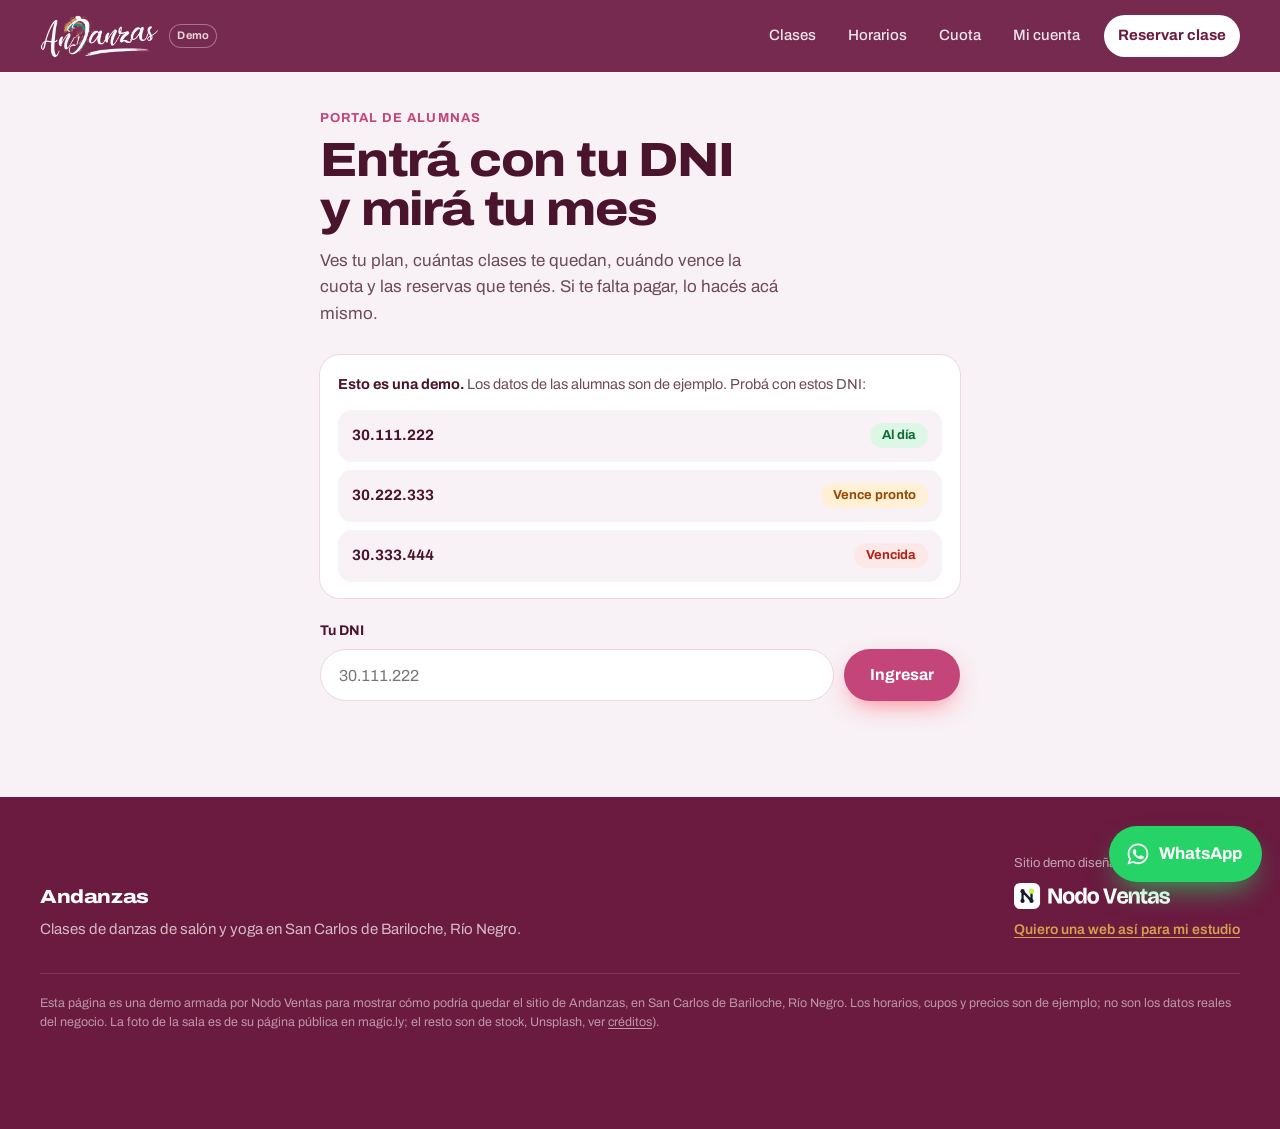
<file: mi-cuenta/index.html>
<!DOCTYPE html>
<html lang="es-AR">
<head>
  <meta charset="utf-8">
  <meta name="viewport" content="width=device-width, initial-scale=1, viewport-fit=cover">
  <title>Portal de alumnas · Andanzas</title>
  <meta name="description" content="Entrá con tu DNI y mirá tu plan, cuántas clases te quedan, cuándo vence la cuota y tus reservas. Sitio demo creado por Nodo Ventas.">
  <meta name="robots" content="noindex, nofollow">
  <meta name="theme-color" content="#6B1A40">
  <link rel="icon" href="../img/brand/favicon.png" type="image/png">
  <link rel="preconnect" href="https://fonts.googleapis.com">
  <link rel="preconnect" href="https://fonts.gstatic.com" crossorigin>
  <link href="https://fonts.googleapis.com/css2?family=Archivo:wdth,wght@62..125,400..900&display=swap" rel="stylesheet">
  <link rel="stylesheet" href="../styles.css">
  <link rel="stylesheet" href="portal.css">
</head>
<body class="subpage">
  <a class="skip" href="#contenido">Saltar al contenido</a>

  <header class="site-header solid" id="top">
    <div class="wrap header-inner">
      <a class="brand" href="../" aria-label="Andanzas, inicio">
        <img class="brand-logo" src="../img/brand/logo.png" alt="Andanzas">
      </a>
      <a class="demo-tag" href="../oferta/" title="Sitio demo hecho por Nodo Ventas">Demo</a>
      <button class="menu-btn" type="button" aria-expanded="false" aria-controls="nav" aria-label="Abrir menú"><span></span><span></span></button>
      <nav class="nav" id="nav">
        <a href="../#clases">Clases</a>
        <a href="../#horarios">Horarios</a>
        <a href="../#cuota">Cuota</a>
        <a href="./" aria-current="page">Mi cuenta</a>
        <a class="nav-cta" href="../#horarios">Reservar clase</a>
      </nav>
    </div>
  </header>

  <main id="contenido" class="portal">
    <div class="wrap portal-wrap">
      <p class="portal-kicker">Portal de alumnas</p>
      <h1>Entrá con tu DNI y mirá tu mes</h1>
      <p class="portal-lead">Ves tu plan, cuántas clases te quedan, cuándo vence la cuota y las reservas que tenés. Si te falta pagar, lo hacés acá mismo.</p>

      <aside class="demo-banner" aria-label="Datos de la demo">
        <p><strong>Esto es una demo.</strong> Los datos de las alumnas son de ejemplo. Probá con estos DNI:</p>
        <div class="dni-hints">
          <button type="button" class="hint" data-dni="30111222">30.111.222 <span class="badge badge-ok">Al día</span></button>
          <button type="button" class="hint" data-dni="30222333">30.222.333 <span class="badge badge-pend">Vence pronto</span></button>
          <button type="button" class="hint" data-dni="30333444">30.333.444 <span class="badge badge-late">Vencida</span></button>
        </div>
      </aside>

      <form id="login-form" class="dni-form">
        <label for="dni">Tu DNI</label>
        <div class="dni-row">
          <input id="dni" name="dni" inputmode="numeric" autocomplete="off" required placeholder="30.111.222" aria-describedby="dni-error">
          <button class="btn btn-coral" type="submit">Ingresar</button>
        </div>
        <p class="form-error" id="dni-error" hidden>No encontramos ese DNI. En la demo usá uno de los tres de arriba.</p>
      </form>

      <section id="account-panel" class="account portal-account" hidden aria-live="polite"></section>
    </div>
  </main>

  <footer class="site-footer">
    <div class="wrap footer-grid">
      <div class="footer-brand">
        <span class="brand-name">Andanzas</span>
        <p>Clases de danzas de salón y yoga en San Carlos de Bariloche, Río Negro.</p>
      </div>
      <div class="made-by">
        <span>Sitio demo diseñado por</span>
        <a href="../oferta/" aria-label="Nodo Ventas, ver la oferta"><img src="../img/nodo/nodo-ventas-logo-blanco.svg" alt="Nodo Ventas" width="150" height="25"></a>
        <a class="made-link" href="../oferta/">Quiero una web así para mi estudio</a>
      </div>
    </div>
    <p class="wrap legal">Esta página es una demo armada por Nodo Ventas para mostrar cómo podría quedar el sitio de Andanzas, en San Carlos de Bariloche, Río Negro. Los horarios, cupos y precios son de ejemplo; no son los datos reales del negocio. La foto de la sala es de su página pública en magic.ly; el resto son de stock, Unsplash, ver <a href="../CREDITS.md">créditos</a>).</p>
  </footer>

  <a class="wa-float" href="https://wa.me/5491100000000?text=Hola%21%20Quiero%20reservar%20una%20clase%20de%20prueba" target="_blank" rel="noopener" aria-label="Escribir por WhatsApp">
    <svg viewBox="0 0 32 32" aria-hidden="true"><path fill="currentColor" d="M16 3C9 3 3.3 8.6 3.3 15.6c0 2.4.7 4.7 1.9 6.7L3 29l6.9-2.1c1.9 1 4 1.6 6.1 1.6 7 0 12.7-5.6 12.7-12.6S23 3 16 3zm0 23.2c-1.9 0-3.8-.5-5.4-1.5l-.4-.2-4.1 1.2 1.2-4-.3-.4a10.4 10.4 0 0 1-1.6-5.6C5.4 9.9 10.1 5.3 16 5.3s10.6 4.6 10.6 10.3S21.9 26.2 16 26.2zm5.8-7.7c-.3-.2-1.9-.9-2.2-1-.3-.1-.5-.2-.7.2-.2.3-.8 1-1 1.2-.2.2-.4.2-.7.1-.3-.2-1.3-.5-2.5-1.6-.9-.8-1.6-1.8-1.7-2.1-.2-.3 0-.5.1-.6l.5-.6c.2-.2.2-.3.3-.6.1-.2 0-.4 0-.6l-1-2.4c-.3-.6-.5-.5-.7-.5h-.6c-.2 0-.6.1-.9.4-.3.3-1.2 1.1-1.2 2.7s1.2 3.2 1.4 3.4c.2.2 2.4 3.6 5.8 5 2.9 1.1 3.4.9 4 .8.6-.1 1.9-.8 2.2-1.5.3-.8.3-1.4.2-1.5-.1-.2-.3-.3-.6-.4z"/></svg>
    <span>WhatsApp</span>
  </a>

  <div class="modal" id="modal-pago" hidden>
    <div class="sheet" role="dialog" aria-modal="true" aria-labelledby="pago-titulo">
      <button class="sheet-x" type="button" data-close aria-label="Cerrar">×</button>
      <div id="pago-form">
        <h2 id="pago-titulo">Cuota de noviembre</h2>
        <p class="pay-amount">$18.000</p>
        <p class="class-resume" id="pago-resumen">Plan 8 clases · Andanzas</p>
        <fieldset class="pay-methods">
          <legend>Medio de pago</legend>
          <label><input type="radio" name="pm" checked> Dinero en cuenta de Mercado Pago</label>
          <label><input type="radio" name="pm"> Tarjeta de débito o crédito</label>
        </fieldset>
        <button class="btn btn-mp btn-block" type="button" id="btn-pagar">Pagar $18.000</button>
        <p class="fine-print">Simulación de demo: no se abre un checkout real ni se cobra nada.</p>
      </div>
      <div id="pago-ok" hidden>
        <div class="ok-head">
          <span class="ok-check" aria-hidden="true"><svg viewBox="0 0 24 24"><path d="M5 12.5l4.2 4.2L19 7" fill="none" stroke="currentColor" stroke-width="2.6" stroke-linecap="round" stroke-linejoin="round"/></svg></span>
          <div><h2>Pago aprobado</h2><p class="class-resume">La cuota quedó acreditada en tu cuenta.</p></div>
        </div>
        <button class="btn btn-ink btn-block" type="button" data-close>Volver</button>
      </div>
    </div>
  </div>

  <script src="portal.js"></script>
</body>
</html>
</file>
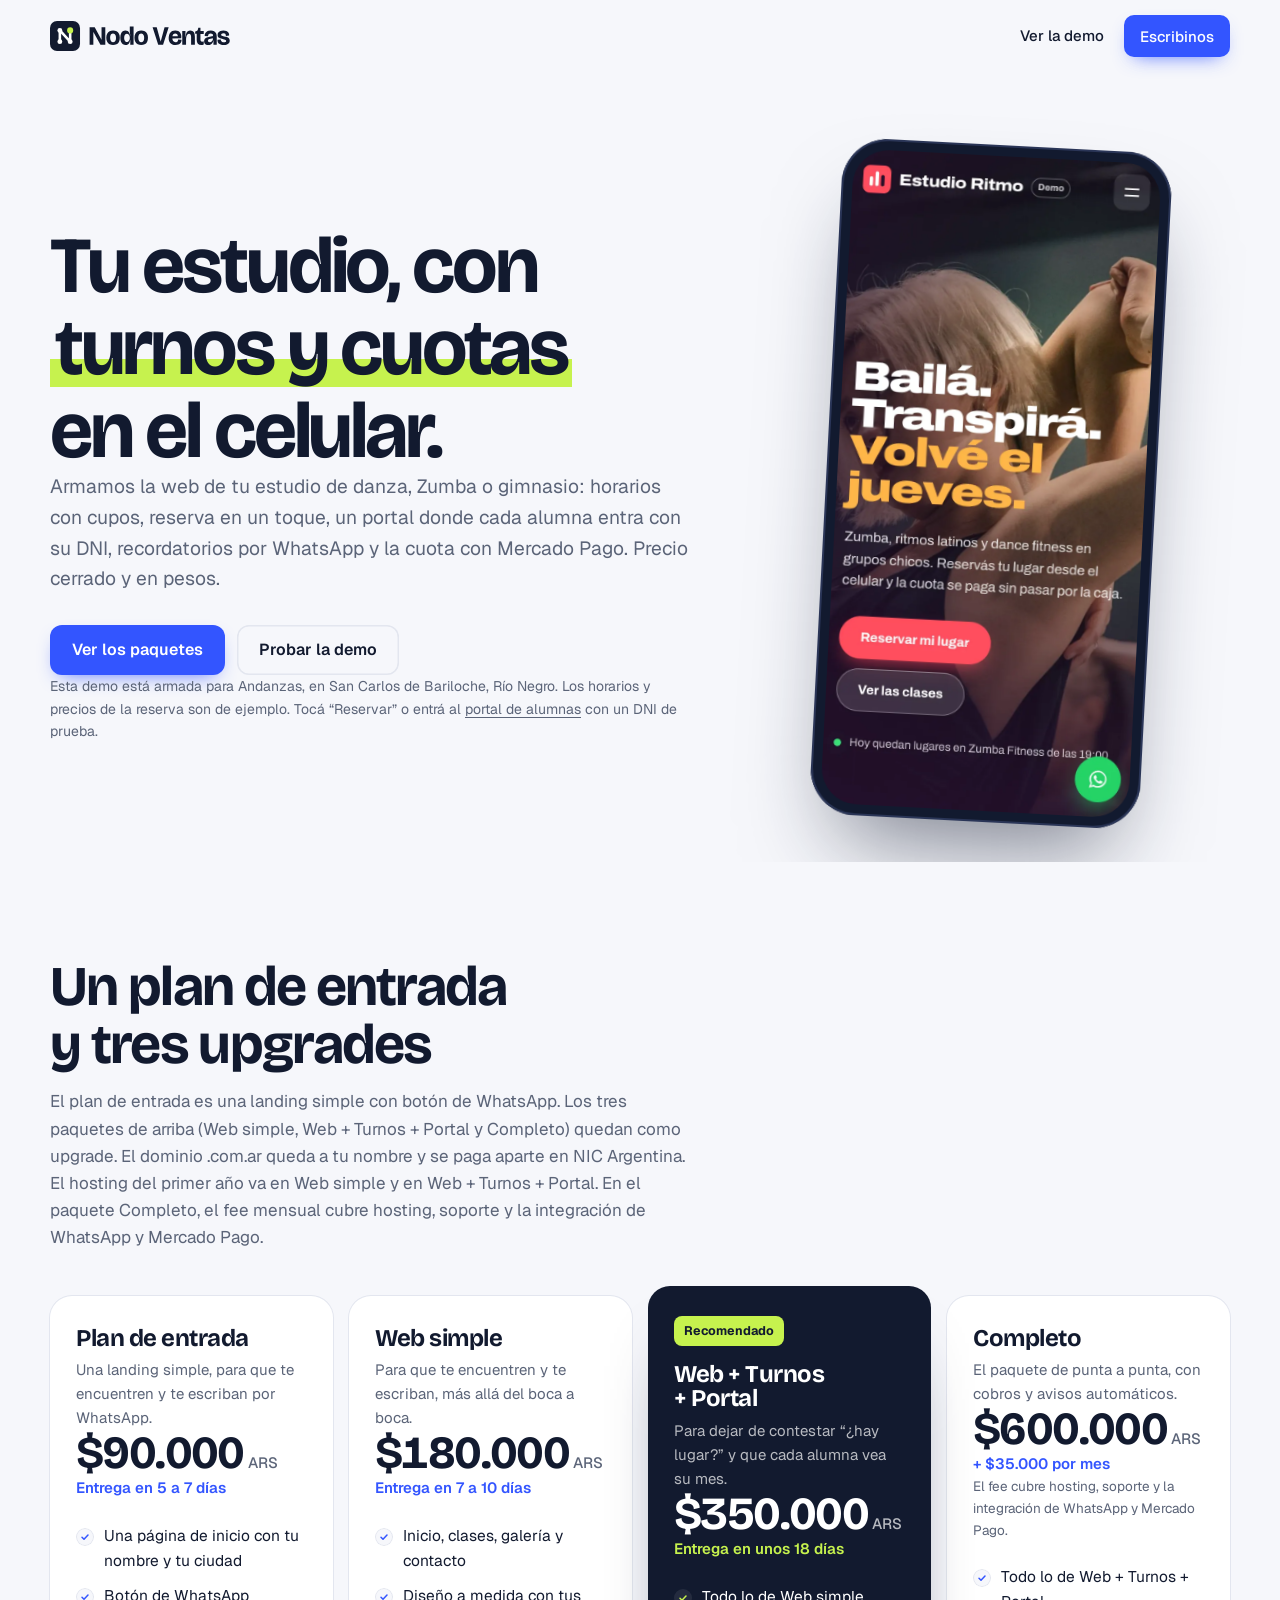
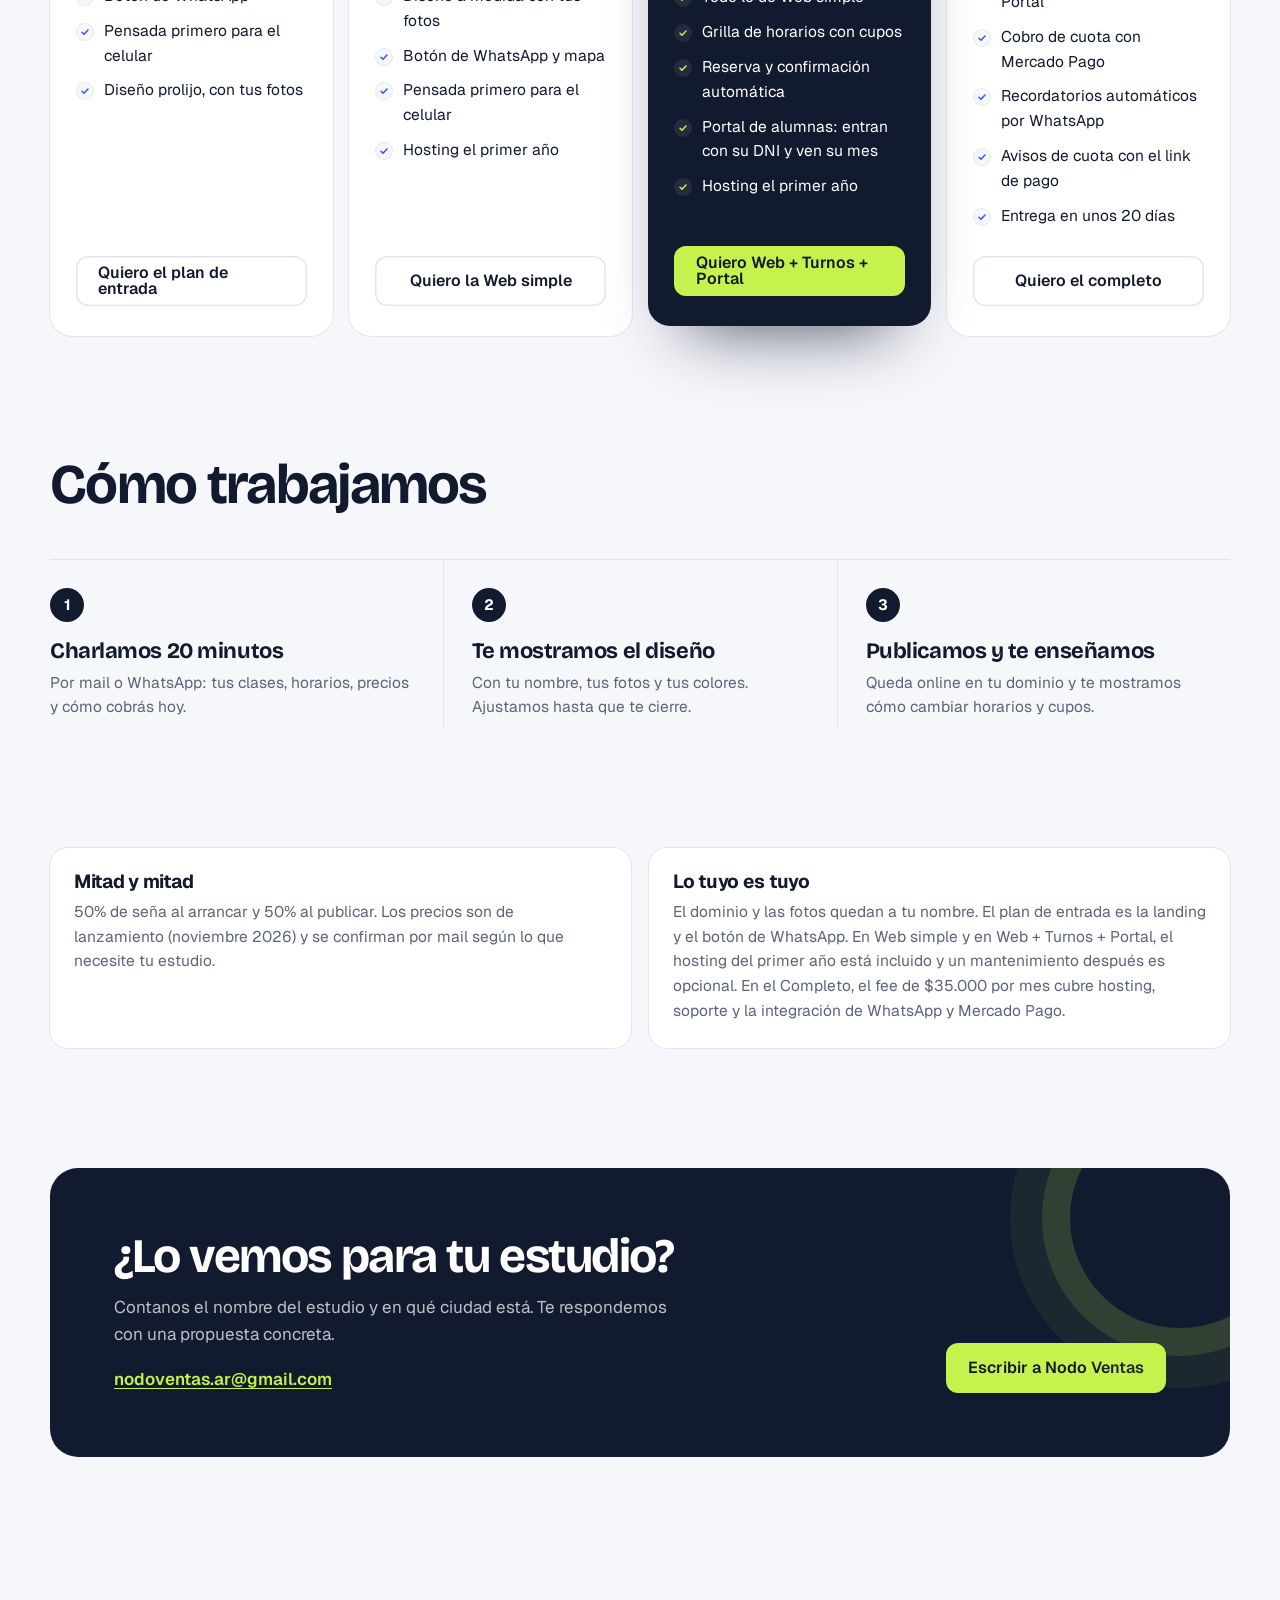
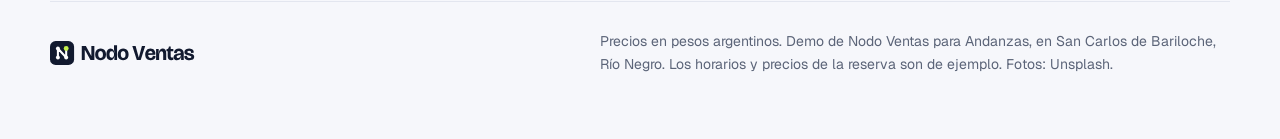
<file: oferta/index.html>
<!DOCTYPE html>
<html lang="es-AR">
<head>
  <meta charset="utf-8">
  <meta name="viewport" content="width=device-width, initial-scale=1">
  <title>Webs con turnos y cobros para estudios · Nodo Ventas</title>
  <meta name="description" content="Nodo Ventas arma webs para estudios de danza, Zumba, yoga, pilates, academias y centros de belleza: landing de entrada, horarios, reserva, portal de alumnas, recordatorios por WhatsApp y cuota con Mercado Pago.">
  <meta name="robots" content="noindex, nofollow">
  <meta name="theme-color" content="#F6F7FB">
  <link rel="icon" href="../img/nodo/favicon.svg" type="image/svg+xml">
  <link rel="preconnect" href="https://fonts.googleapis.com">
  <link rel="preconnect" href="https://fonts.gstatic.com" crossorigin>
  <link href="https://fonts.googleapis.com/css2?family=Bricolage+Grotesque:opsz,wght@12..96,600..800&family=Geist:wght@400..700&display=swap" rel="stylesheet">
  <link rel="stylesheet" href="../nodo.css">
</head>
<body class="nv">
  <header class="nv-header">
    <div class="nv-wrap">
      <a class="nv-logo" href="./"><img src="../img/nodo/nodo-ventas-logo.svg" alt="Nodo Ventas" width="182" height="30"></a>
      <nav class="nv-nav">
        <a class="nv-hide-sm" href="../">Ver la demo</a>
        <a class="nv-btn nv-btn-primary" href="mailto:nodoventas.ar@gmail.com?subject=Quiero%20una%20web%20para%20mi%20estudio">Escribinos</a>
      </nav>
    </div>
  </header>

  <main>
    <section class="nv-hero">
      <div class="nv-wrap">
        <div>
          <h1>Tu estudio, con <span class="nv-mark">turnos y cuotas</span> en el celular.</h1>
          <p class="nv-lead">Armamos la web de tu estudio de danza, Zumba o gimnasio: horarios con cupos, reserva en un toque, un portal donde cada alumna entra con su DNI, recordatorios por WhatsApp y la cuota con Mercado Pago. Precio cerrado y en pesos.</p>
          <div class="nv-cta-row">
            <a class="nv-btn nv-btn-primary" href="#paquetes">Ver los paquetes</a>
            <a class="nv-btn nv-btn-line" href="../">Probar la demo</a>
          </div>
          <p class="nv-note">Esta demo está armada para Andanzas, en San Carlos de Bariloche, Río Negro. Los horarios y precios de la reserva son de ejemplo. Tocá “Reservar” o entrá al <a href="../mi-cuenta/">portal de alumnas</a> con un DNI de prueba.</p>
        </div>
        <div class="nv-device"><img src="../img/nodo/demo-movil.webp" alt="La demo de Andanzas en un celular" width="390" height="800"></div>
      </div>
    </section>

    <section class="nv-section" id="paquetes">
      <div class="nv-wrap">
        <div class="nv-head">
          <h2>Un plan de entrada y tres upgrades</h2>
          <p>El plan de entrada es una landing simple con botón de WhatsApp. Los tres paquetes de arriba (Web simple, Web + Turnos + Portal y Completo) quedan como upgrade. El dominio .com.ar queda a tu nombre y se paga aparte en NIC Argentina. El hosting del primer año va en Web simple y en Web + Turnos + Portal. En el paquete Completo, el fee mensual cubre hosting, soporte y la integración de WhatsApp y Mercado Pago.</p>
        </div>
        <div class="nv-plans">
          <article class="nv-plan">
            <h3>Plan de entrada</h3>
            <p class="nv-for">Una landing simple, para que te encuentren y te escriban por WhatsApp.</p>
            <p class="nv-price">$90.000<small>ARS</small></p>
            <p class="nv-fee">Entrega en 5 a 7 días</p>
            <ul>
              <li>Una página de inicio con tu nombre y tu ciudad</li>
              <li>Botón de WhatsApp</li>
              <li>Pensada primero para el celular</li>
              <li>Diseño prolijo, con tus fotos</li>
            </ul>
            <a class="nv-btn nv-btn-line" href="mailto:nodoventas.ar@gmail.com?subject=Plan%20de%20entrada">Quiero el plan de entrada</a>
          </article>
          <article class="nv-plan">
            <h3>Web simple</h3>
            <p class="nv-for">Para que te encuentren y te escriban, más allá del boca a boca.</p>
            <p class="nv-price">$180.000<small>ARS</small></p>
            <p class="nv-fee">Entrega en 7 a 10 días</p>
            <ul>
              <li>Inicio, clases, galería y contacto</li>
              <li>Diseño a medida con tus fotos</li>
              <li>Botón de WhatsApp y mapa</li>
              <li>Pensada primero para el celular</li>
              <li>Hosting el primer año</li>
            </ul>
            <a class="nv-btn nv-btn-line" href="mailto:nodoventas.ar@gmail.com?subject=Paquete%20Web%20simple">Quiero la Web simple</a>
          </article>
          <article class="nv-plan nv-featured">
            <span class="nv-flag">Recomendado</span>
            <h3>Web + Turnos + Portal</h3>
            <p class="nv-for">Para dejar de contestar “¿hay lugar?” y que cada alumna vea su mes.</p>
            <p class="nv-price">$350.000<small>ARS</small></p>
            <p class="nv-fee">Entrega en unos 18 días</p>
            <ul>
              <li>Todo lo de Web simple</li>
              <li>Grilla de horarios con cupos</li>
              <li>Reserva y confirmación automática</li>
              <li>Portal de alumnas: entran con su DNI y ven su mes</li>
              <li>Hosting el primer año</li>
            </ul>
            <a class="nv-btn nv-btn-lime" href="mailto:nodoventas.ar@gmail.com?subject=Paquete%20Web%20%2B%20Turnos%20%2B%20Portal">Quiero Web + Turnos + Portal</a>
          </article>
          <article class="nv-plan">
            <h3>Completo</h3>
            <p class="nv-for">El paquete de punta a punta, con cobros y avisos automáticos.</p>
            <p class="nv-price">$600.000<small>ARS</small></p>
            <p class="nv-fee">+ $35.000 por mes</p>
            <p class="nv-fee-note">El fee cubre hosting, soporte y la integración de WhatsApp y Mercado Pago.</p>
            <ul>
              <li>Todo lo de Web + Turnos + Portal</li>
              <li>Cobro de cuota con Mercado Pago</li>
              <li>Recordatorios automáticos por WhatsApp</li>
              <li>Avisos de cuota con el link de pago</li>
              <li>Entrega en unos 20 días</li>
            </ul>
            <a class="nv-btn nv-btn-line" href="mailto:nodoventas.ar@gmail.com?subject=Paquete%20Completo">Quiero el completo</a>
          </article>
        </div>
      </div>
    </section>

    <section class="nv-section" style="padding-top:24px">
      <div class="nv-wrap">
        <div class="nv-head"><h2>Cómo trabajamos</h2></div>
        <div class="nv-steps">
          <div class="nv-step"><h3>Charlamos 20 minutos</h3><p>Por mail o WhatsApp: tus clases, horarios, precios y cómo cobrás hoy.</p></div>
          <div class="nv-step"><h3>Te mostramos el diseño</h3><p>Con tu nombre, tus fotos y tus colores. Ajustamos hasta que te cierre.</p></div>
          <div class="nv-step"><h3>Publicamos y te enseñamos</h3><p>Queda online en tu dominio y te mostramos cómo cambiar horarios y cupos.</p></div>
        </div>
      </div>
    </section>

    <section class="nv-section" style="padding-top:24px">
      <div class="nv-wrap nv-terms">
        <div class="nv-term"><h3>Mitad y mitad</h3><p>50% de seña al arrancar y 50% al publicar. Los precios son de lanzamiento (noviembre 2026) y se confirman por mail según lo que necesite tu estudio.</p></div>
        <div class="nv-term"><h3>Lo tuyo es tuyo</h3><p>El dominio y las fotos quedan a tu nombre. El plan de entrada es la landing y el botón de WhatsApp. En Web simple y en Web + Turnos + Portal, el hosting del primer año está incluido y un mantenimiento después es opcional. En el Completo, el fee de $35.000 por mes cubre hosting, soporte y la integración de WhatsApp y Mercado Pago.</p></div>
      </div>
    </section>

    <section class="nv-section" style="padding-top:24px">
      <div class="nv-wrap">
        <div class="nv-cta">
          <div>
            <h2>¿Lo vemos para tu estudio?</h2>
            <p>Contanos el nombre del estudio y en qué ciudad está. Te respondemos con una propuesta concreta.</p>
            <a class="nv-mail" href="mailto:nodoventas.ar@gmail.com">nodoventas.ar@gmail.com</a>
          </div>
          <a class="nv-btn nv-btn-lime" href="mailto:nodoventas.ar@gmail.com?subject=Quiero%20una%20web%20para%20mi%20estudio">Escribir a Nodo Ventas</a>
        </div>
      </div>
    </section>
  </main>

  <footer class="nv-footer">
    <div class="nv-wrap">
      <img src="../img/nodo/nodo-ventas-logo.svg" alt="Nodo Ventas" width="146" height="24">
      <p class="nv-disclaimer">Precios en pesos argentinos. Demo de Nodo Ventas para Andanzas, en San Carlos de Bariloche, Río Negro. Los horarios y precios de la reserva son de ejemplo. Fotos: Unsplash.</p>
    </div>
  </footer>
  <script>
    const h = document.querySelector(".nv-header");
    addEventListener("scroll", () => h.classList.toggle("scrolled", scrollY > 8), { passive: true });
  </script>
</body>
</html>
</file>
<file: styles.css>
:root {
  --plum: #6B1A40;
  --plum-2: #802850;
  --coral: #C4457A;
  --coral-ink: #A83062;
  --amber: #D4A04A;
  --paper: #FFFFFF;
  --mist: #F8F1F5;
  --ink: #4A152C;
  --ink-soft: #6E4A5A;
  --line: #EBD8E2;
  --mp: #009EE3;
  --wa: #25D366;
  --font: "Archivo", "Helvetica Neue", Arial, sans-serif;
  --max: 1200px;
  --ease: cubic-bezier(.16, 1, .3, 1);
}
*, *::before, *::after { box-sizing: border-box; }
html { scroll-behavior: smooth; -webkit-text-size-adjust: 100%; }
@media (prefers-reduced-motion: reduce) { html { scroll-behavior: auto; } *, *::before, *::after { animation: none !important; transition: none !important; } }
body { margin: 0; background: var(--paper); color: var(--ink); font-family: var(--font); font-size: 17px; line-height: 1.55; -webkit-font-smoothing: antialiased; font-variation-settings: "wdth" 100; }
::selection { background: var(--coral); color: #fff; }
img { max-width: 100%; display: block; }
a { color: inherit; text-underline-offset: .18em; }
button, input { font: inherit; color: inherit; }
button { cursor: pointer; }
:focus-visible { outline: 3px solid var(--amber); outline-offset: 3px; border-radius: 6px; }
h1, h2, h3 { margin: 0; line-height: 1.02; letter-spacing: -0.025em; font-weight: 800; font-stretch: 112%; font-variation-settings: "wdth" 112; text-wrap: balance; }
p { margin: 0; }
.wrap { width: min(var(--max), calc(100% - 40px)); margin-inline: auto; }
.skip { position: absolute; left: 12px; top: -48px; z-index: 100; background: var(--amber); color: var(--ink); padding: 8px 12px; border-radius: 8px; }
.skip:focus { top: 12px; }

/* header */
.site-header { position: fixed; inset: 0 0 auto; z-index: 40; color: #fff; transition: background .4s var(--ease), box-shadow .4s var(--ease); }
.site-header.solid { background: rgba(107, 26, 64, .92); backdrop-filter: saturate(1.4) blur(14px); box-shadow: 0 1px 0 rgba(255,255,255,.08); }
.header-inner { display: flex; align-items: center; justify-content: space-between; min-height: 72px; gap: 16px; }
.brand { display: inline-flex; align-items: center; gap: 10px; text-decoration: none; }
.brand-mark { width: 34px; height: 34px; }
.brand-name { font-weight: 800; font-size: 19px; letter-spacing: -0.02em; font-variation-settings: "wdth" 118; }

/* branding real */
.brand-logo { display: block; height: 44px; width: auto; max-width: 200px; object-fit: contain; }
.brand-logo.round { height: 48px; width: 48px; max-width: 48px; border-radius: 50%; background: #fff; object-fit: cover; box-shadow: 0 0 0 1px rgba(255,255,255,.18); }
.brand-logo.tile { height: 52px; width: auto; max-width: 168px; border-radius: 8px; background: #fff; padding: 3px 5px; object-fit: contain; }
.brand-wordmark { display: flex; flex-direction: column; justify-content: center; line-height: 1; color: #fff; text-decoration: none; }
.brand-wordmark .wm-name { font-weight: 500; font-size: 22px; letter-spacing: 0.01em; font-variation-settings: "wdth" 110; }
.brand-wordmark .wm-sub { font-size: 9px; font-weight: 600; letter-spacing: 0.16em; text-transform: uppercase; opacity: .88; margin-top: 3px; }
.brand-wordmark.gm .wm-name { font-weight: 800; font-size: 24px; letter-spacing: -0.04em; text-transform: lowercase; font-variation-settings: "wdth" 125; }
.brand-wordmark.gm .wm-sub { letter-spacing: 0.22em; font-weight: 600; font-size: 9px; }
@media (max-width: 860px) {
  .brand-logo { height: 38px; max-width: 150px; }
  .brand-logo.round { height: 42px; width: 42px; max-width: 42px; }
  .brand-logo.tile { height: 48px; max-width: 150px; }
  .brand-wordmark .wm-name { font-size: 20px; }
}

.nav { display: flex; align-items: center; gap: 4px; }
.nav a { text-decoration: none; font-size: 15px; font-weight: 500; padding: 9px 14px; border-radius: 999px; opacity: .88; transition: background .2s, opacity .2s; }
.nav a:hover { opacity: 1; background: rgba(255,255,255,.1); }
.nav .nav-cta { background: #fff; color: var(--plum); font-weight: 700; opacity: 1; margin-left: 6px; }
.nav .nav-cta:hover { background: var(--amber); }
.menu-btn { display: none; width: 44px; height: 44px; border: 0; border-radius: 12px; background: rgba(255,255,255,.12); position: relative; }
.menu-btn span { position: absolute; left: 13px; right: 13px; height: 2px; background: #fff; border-radius: 2px; transition: transform .3s var(--ease); }
.menu-btn span:first-child { top: 17px; } .menu-btn span:last-child { top: 25px; }
.menu-btn[aria-expanded="true"] span:first-child { transform: translateY(4px) rotate(45deg); }
.menu-btn[aria-expanded="true"] span:last-child { transform: translateY(-4px) rotate(-45deg); }
@media (max-width: 860px) {
  .menu-btn { display: block; }
  .nav { position: absolute; top: 72px; left: 12px; right: 12px; flex-direction: column; align-items: stretch; padding: 10px; border-radius: 18px; background: var(--plum); box-shadow: 0 24px 48px rgba(0,0,0,.35); opacity: 0; transform: translateY(-8px); pointer-events: none; transition: opacity .25s var(--ease), transform .25s var(--ease); }
  .nav.open { opacity: 1; transform: none; pointer-events: auto; }
  .nav a { padding: 14px 16px; font-size: 17px; }
  .nav .nav-cta { margin: 6px 0 0; text-align: center; }
}

/* buttons */
.btn { display: inline-flex; align-items: center; justify-content: center; gap: 8px; min-height: 52px; padding: 0 26px; border-radius: 999px; border: 0; font-weight: 700; font-size: 16px; text-decoration: none; transition: transform .2s var(--ease), background .2s, box-shadow .2s; }
.btn:active { transform: scale(.97); }
.btn-coral { background: var(--coral); color: #fff; box-shadow: 0 10px 24px -8px rgba(255,77,94,.7); }
.btn-coral:hover { background: var(--coral-ink); }
.btn-glass { background: rgba(255,255,255,.14); color: #fff; backdrop-filter: blur(8px); box-shadow: inset 0 0 0 1px rgba(255,255,255,.35); }
.btn-glass:hover { background: rgba(255,255,255,.24); }
.btn-ink { background: var(--plum); color: #fff; }
.btn-ink:hover { background: var(--plum-2); }
.btn-mp { background: var(--mp); color: #fff; }
.btn-mp:hover { background: #0088c4; }
.btn-ghost { background: transparent; box-shadow: inset 0 0 0 1.5px var(--line); color: var(--ink); }
.btn-block { width: 100%; }
.btn[disabled] { opacity: .45; cursor: not-allowed; box-shadow: none; }

/* hero */
.hero { position: relative; min-height: 100svh; display: flex; align-items: flex-end; color: #fff; overflow: hidden; background: var(--plum); }
.hero-img { position: absolute; inset: 0; width: 100%; height: 100%; object-fit: cover; object-position: 62% 30%; transform: scale(1.06); animation: settle 1.8s var(--ease) forwards; }
.hero-shade { position: absolute; inset: 0; background: linear-gradient(180deg, rgba(107, 26, 64,.55) 0%, rgba(107, 26, 64,0) 28%, rgba(107, 26, 64,.2) 50%, rgba(107, 26, 64,.94) 100%), linear-gradient(90deg, rgba(107, 26, 64,.7) 0%, rgba(107, 26, 64,0) 65%); }
.hero-inner { position: relative; padding: 96px 0 64px; display: grid; grid-template-columns: 1.15fr minmax(260px, 360px); gap: 40px; align-items: end; width: 100%; }
.hero-video { width: min(100%, 360px); aspect-ratio: 9 / 16; justify-self: end; border-radius: 22px; overflow: hidden; background: #000; box-shadow: 0 28px 60px -18px rgba(0,0,0,.7), 0 0 0 1px rgba(255,255,255,.14); }
.hero-video video { width: 100%; height: 100%; display: block; object-fit: contain; background: #000; }
.hero-copy { min-width: 0; }
.hero-title { font-size: clamp(50px, 9vw, 124px); line-height: .9; letter-spacing: -0.035em; font-weight: 900; font-variation-settings: "wdth" 125; max-width: 11ch; }
.hero-title span { display: inline-block; opacity: 0; transform: translateY(.35em); animation: rise .9s var(--ease) forwards; }
.hero-title span:nth-child(2) { animation-delay: .12s; }
.hero-title span:nth-child(3) { animation-delay: .24s; color: var(--amber); }
.hero-lead { max-width: 46ch; margin-top: 26px; font-size: clamp(17px, 1.6vw, 20px); color: rgba(255,255,255,.86); }
.hero-actions { display: flex; flex-wrap: wrap; gap: 12px; margin-top: 30px; }
.hero-meta { display: flex; align-items: center; gap: 10px; margin-top: 28px; font-size: 14px; color: rgba(255,255,255,.75); }
.live-dot { width: 9px; height: 9px; border-radius: 50%; background: #3BE07A; box-shadow: 0 0 0 0 rgba(59,224,122,.6); animation: pulse 2s infinite; }
@keyframes settle { to { transform: scale(1); } }
@keyframes rise { to { opacity: 1; transform: none; } }
@keyframes pulse { 70% { box-shadow: 0 0 0 10px rgba(59,224,122,0); } 100% { box-shadow: 0 0 0 0 rgba(59,224,122,0); } }

/* sections */
section { scroll-margin-top: 72px; }
.section-head { display: grid; grid-template-columns: 1.1fr 1fr; gap: 24px 64px; align-items: end; margin-bottom: 40px; }
.section-head h2 { font-size: clamp(36px, 5vw, 64px); }
.section-head p { color: var(--ink-soft); max-width: 48ch; }
@media (max-width: 860px) { .section-head { grid-template-columns: 1fr; margin-bottom: 28px; } }

.clases { padding: 104px 0 88px; }
.rail { display: grid; grid-auto-flow: column; grid-auto-columns: minmax(280px, 31%); gap: 18px; overflow-x: auto; scroll-snap-type: x mandatory; padding: 4px max(20px, calc((100% - var(--max)) / 2)) 24px; scroll-padding-inline: max(20px, calc((100% - var(--max)) / 2)); scrollbar-width: thin; scrollbar-color: var(--coral) var(--mist); }
.rail::-webkit-scrollbar { height: 6px; } .rail::-webkit-scrollbar-thumb { background: var(--coral); border-radius: 6px; } .rail::-webkit-scrollbar-track { background: var(--mist); }
@media (max-width: 860px) { .rail { grid-auto-columns: 78%; } }
.class-tile { position: relative; scroll-snap-align: start; border-radius: 22px; overflow: hidden; aspect-ratio: 4 / 5; background: var(--plum); color: #fff; isolation: isolate; }
.class-tile img { position: absolute; inset: 0; width: 100%; height: 100%; object-fit: cover; transition: transform .8s var(--ease); z-index: -1; }
.class-tile::after { content: ""; position: absolute; inset: 0; z-index: -1; background: linear-gradient(180deg, rgba(107, 26, 64,0) 40%, rgba(107, 26, 64,.92) 100%); }
.class-tile:hover img { transform: scale(1.05); }
.tile-copy { position: absolute; inset: auto 0 0; padding: 22px; }
.tile-copy h3 { font-size: 28px; }
.tile-copy p { margin-top: 6px; color: rgba(255,255,255,.85); font-size: 15px; }
.tile-meta { display: inline-block; margin-top: 12px; font-size: 13px; font-weight: 600; color: var(--amber); }

/* horarios */
.horarios { padding: 96px 0; background: var(--mist); }
.days { display: flex; gap: 8px; overflow-x: auto; padding-bottom: 6px; margin-bottom: 22px; scrollbar-width: none; }
.days::-webkit-scrollbar { display: none; }
.day { flex: 0 0 auto; min-width: 82px; padding: 12px 16px; border-radius: 16px; border: 0; background: #fff; color: var(--ink); text-align: left; box-shadow: inset 0 0 0 1px var(--line); transition: background .2s, color .2s; }
.day b { display: block; font-size: 17px; }
.day small { color: var(--ink-soft); font-size: 13px; }
.day[aria-selected="true"] { background: var(--plum); color: #fff; box-shadow: none; }
.day[aria-selected="true"] small { color: rgba(255,255,255,.7); }
.schedule { display: grid; gap: 12px; }
.slot { display: grid; grid-template-columns: 76px 96px 1fr auto; align-items: center; gap: 20px; padding: 14px 16px 14px 20px; border-radius: 20px; background: #fff; box-shadow: 0 1px 2px rgba(107, 26, 64,.06); animation: rise .5s var(--ease) both; opacity: 0; transform: translateY(8px); }
.slot:nth-child(2) { animation-delay: .05s; } .slot:nth-child(3) { animation-delay: .1s; }
.slot-time { font-size: 24px; font-weight: 800; font-variant-numeric: tabular-nums; letter-spacing: -0.02em; }
.slot-time small { display: block; font-size: 13px; font-weight: 500; color: var(--ink-soft); }
.slot img { width: 96px; height: 72px; object-fit: cover; border-radius: 12px; }
.slot h3 { font-size: 20px; letter-spacing: -0.015em; font-variation-settings: "wdth" 105; }
.slot-sub { color: var(--ink-soft); font-size: 14px; margin-top: 2px; }
.spots { display: flex; align-items: center; gap: 10px; margin-top: 8px; font-size: 13px; font-weight: 600; }
.bar { width: 110px; height: 6px; border-radius: 6px; background: var(--line); overflow: hidden; }
.bar i { display: block; height: 100%; background: var(--coral); border-radius: 6px; }
.spots.ok { color: #1F8A4C; } .spots.ok .bar i { background: #2EB866; }
.spots.warn { color: #C2410C; } .spots.warn .bar i { background: var(--amber); }
.spots.full { color: var(--ink-soft); }
.slot .btn { min-height: 46px; padding: 0 20px; font-size: 15px; }
@media (max-width: 720px) {
  .slot { grid-template-columns: 64px 1fr; grid-template-areas: "time info" "btn btn"; gap: 12px 14px; padding: 16px; }
  .slot img { display: none; }
  .slot-time { grid-area: time; font-size: 21px; }
  .slot-info { grid-area: info; }
  .slot .btn { grid-area: btn; width: 100%; }
}

/* cuota */
.cuota { padding: 112px 0; }
.cuota-grid { display: grid; grid-template-columns: 1fr minmax(320px, 440px); gap: 64px; align-items: center; }
.cuota-copy h2, .avisos-copy h2 { font-size: clamp(36px, 5vw, 60px); }
.cuota-copy > p, .avisos-copy > p { margin-top: 18px; color: var(--ink-soft); max-width: 46ch; }
.ticks { list-style: none; padding: 0; margin: 26px 0 0; display: grid; gap: 12px; }
.ticks li { display: flex; gap: 12px; align-items: flex-start; font-weight: 500; }
.ticks li::before { content: ""; flex: 0 0 22px; height: 22px; border-radius: 50%; background: var(--coral) url("data:image/svg+xml,%3Csvg xmlns='http://www.w3.org/2000/svg' viewBox='0 0 24 24'%3E%3Cpath d='M6 12.5l4 4L18 8' fill='none' stroke='white' stroke-width='3' stroke-linecap='round' stroke-linejoin='round'/%3E%3C/svg%3E") center/14px no-repeat; margin-top: 1px; }
.account { background: #fff; border-radius: 28px; padding: 26px; box-shadow: 0 30px 60px -24px rgba(107, 26, 64,.35), 0 0 0 1px var(--line); }
.account-head { display: flex; gap: 14px; align-items: center; padding-bottom: 18px; border-bottom: 1px solid var(--line); }
.account-head strong { display: block; font-size: 18px; } .account-head span { color: var(--ink-soft); font-size: 14px; }
.avatar { width: 48px; height: 48px; border-radius: 50%; display: grid; place-items: center; background: var(--amber); color: var(--plum); font-weight: 800; }
.fee-row { display: flex; justify-content: space-between; align-items: center; padding: 16px 0; border-bottom: 1px solid var(--line); }
.fee-row strong { display: block; } .fee-row span { color: var(--ink-soft); font-size: 14px; }
.badge { font-size: 13px; font-weight: 700; padding: 6px 12px; border-radius: 999px; }
.badge-ok { background: #DDF7E6; color: #136C38; }
.badge-pend { background: #FFF0D6; color: #9A4A00; }
.account .btn-mp { width: 100%; margin-top: 20px; }
.fine-print { font-size: 12.5px; color: var(--ink-soft); margin-top: 12px; }
@media (max-width: 860px) { .cuota-grid { grid-template-columns: 1fr; gap: 40px; } .cuota { padding: 80px 0; } }

/* avisos */
.avisos { padding: 112px 0; background: var(--plum); color: #fff; overflow: hidden; }
.avisos-grid { display: grid; grid-template-columns: minmax(300px, 380px) 1fr; gap: 80px; align-items: center; }
.avisos-copy > p { color: rgba(255,255,255,.78); }
.avisos-copy .btn { margin-top: 28px; background: #fff; color: var(--plum); }
.phone { border-radius: 40px; padding: 10px; background: #0E0711; box-shadow: 0 40px 80px -20px rgba(0,0,0,.6), 0 0 0 1px rgba(255,255,255,.08); transform: rotate(-2deg); }
.phone .wa-top { border-radius: 30px 30px 0 0; }
.phone .wa-body { border-radius: 0 0 30px 30px; min-height: 470px; }
@media (max-width: 860px) { .avisos-grid { grid-template-columns: 1fr; gap: 48px; } .phone { transform: none; max-width: 380px; } .avisos { padding: 80px 0; } }

/* whatsapp look */
.wa-top { display: flex; align-items: center; gap: 10px; padding: 12px 14px; background: #008069; color: #fff; }
.wa-back { font-size: 26px; line-height: 1; opacity: .9; }
.wa-ava { width: 36px; height: 36px; flex: 0 0 36px; } .wa-ava svg { width: 100%; height: 100%; }
.wa-name { display: flex; flex-direction: column; line-height: 1.2; } .wa-name b { font-size: 15px; } .wa-name small { font-size: 12px; opacity: .8; }
.wa-body { background: #EFEAE2; padding: 14px 12px 18px; display: flex; flex-direction: column; gap: 6px; color: #111B21; font-family: -apple-system, "Segoe UI", Roboto, Helvetica, Arial, sans-serif; font-size: 14.5px; line-height: 1.4; }
.wa-day { align-self: center; background: #fff; color: #54656F; font-size: 12px; padding: 4px 10px; border-radius: 8px; margin: 6px 0; box-shadow: 0 1px 1px rgba(0,0,0,.08); }
.bubble { max-width: 86%; padding: 7px 9px 6px; border-radius: 10px; box-shadow: 0 1px 1px rgba(0,0,0,.12); position: relative; }
.bubble.in { align-self: flex-start; background: #fff; border-top-left-radius: 2px; }
.bubble.out { align-self: flex-end; background: #D9FDD3; border-top-right-radius: 2px; }
.bubble time { display: block; text-align: right; font-size: 11px; color: #667781; margin-top: 2px; }
.ticks-blue { color: #53BDEB; letter-spacing: -3px; margin-left: 2px; }
.wa-link { color: #027EB5; text-decoration: underline; }

/* sala */
.sala { position: relative; min-height: 70vh; display: flex; align-items: flex-end; color: #fff; }
.sala img { position: absolute; inset: 0; width: 100%; height: 100%; object-fit: cover; }
.sala::before { content: ""; position: absolute; inset: 0; z-index: 1; background: linear-gradient(0deg, rgba(107, 26, 64,.85), rgba(107, 26, 64,0) 60%); }
.sala-copy { position: relative; z-index: 2; padding-bottom: 56px; }
.sala-copy h2 { font-size: clamp(30px, 4.4vw, 56px); max-width: 18ch; }

/* faq */
.faq { padding: 112px 0; }
.faq-grid { display: grid; grid-template-columns: 1fr 1.3fr; gap: 64px; }
.faq h2 { font-size: clamp(34px, 4.5vw, 56px); }
details { border-bottom: 1px solid var(--line); padding: 20px 0; }
summary { cursor: pointer; font-weight: 700; font-size: 19px; list-style: none; display: flex; justify-content: space-between; gap: 16px; }
summary::-webkit-details-marker { display: none; }
summary::after { content: "+"; font-weight: 400; font-size: 26px; line-height: 1; color: var(--coral); transition: transform .3s var(--ease); }
details[open] summary::after { transform: rotate(45deg); }
details p { margin-top: 10px; color: var(--ink-soft); max-width: 60ch; }
@media (max-width: 860px) { .faq-grid { grid-template-columns: 1fr; gap: 24px; } .faq { padding: 80px 0; } }

/* footer */
.site-footer { background: var(--plum); color: #fff; padding: 56px 0 96px; }
.footer-grid { display: flex; flex-wrap: wrap; justify-content: space-between; gap: 32px; align-items: flex-end; padding-bottom: 32px; border-bottom: 1px solid rgba(255,255,255,.12); }
.footer-brand p { color: rgba(255,255,255,.7); margin-top: 6px; font-size: 15px; }
.made-by { display: grid; gap: 10px; justify-items: start; }
.made-by > span { font-size: 13px; color: rgba(255,255,255,.6); }
.made-by img { height: 26px; width: auto; }
.made-link { font-size: 14px; font-weight: 600; color: var(--amber); }
.legal { font-size: 12.5px; color: rgba(255,255,255,.55); margin-top: 20px; }

/* floating */
.wa-float { position: fixed; right: 18px; bottom: 18px; z-index: 50; display: inline-flex; align-items: center; gap: 8px; height: 56px; padding: 0 20px 0 16px; border-radius: 999px; background: var(--wa); color: #fff; font-weight: 700; text-decoration: none; box-shadow: 0 14px 30px -10px rgba(37,211,102,.8); transition: transform .2s var(--ease); }
.wa-float:hover { transform: translateY(-2px); }
.wa-float svg { width: 26px; height: 26px; }
.demo-chip { position: fixed; left: 14px; bottom: 18px; z-index: 50; font-size: 12px; font-weight: 600; text-decoration: none; padding: 7px 12px; border-radius: 999px; background: rgba(107, 26, 64,.78); color: rgba(255,255,255,.9); backdrop-filter: blur(8px); box-shadow: inset 0 0 0 1px rgba(255,255,255,.18); }
@media (max-width: 520px) { .wa-float span { display: none; } .wa-float { padding: 0; width: 56px; justify-content: center; } }

/* modal */
.modal { position: fixed; inset: 0; z-index: 80; display: grid; place-items: end center; background: rgba(20,8,24,.55); backdrop-filter: blur(4px); padding: 0; }
@media (min-width: 640px) { .modal { place-items: center; padding: 24px; } }
.modal[hidden] { display: none; }
.sheet { position: relative; width: min(460px, 100%); max-height: 92svh; overflow: auto; background: #fff; color: var(--ink); border-radius: 26px 26px 0 0; padding: 30px 24px 26px; animation: sheet .45s var(--ease); }
@media (min-width: 640px) { .sheet { border-radius: 26px; } }
@keyframes sheet { from { transform: translateY(40px); opacity: 0; } }
.sheet h2 { font-size: 28px; }
.sheet-x { position: absolute; right: 14px; top: 14px; width: 38px; height: 38px; border-radius: 50%; border: 0; background: var(--mist); font-size: 22px; line-height: 1; }
.class-resume { color: var(--ink-soft); margin-top: 6px; }
.sheet label { display: block; font-weight: 600; font-size: 14px; margin: 18px 0 6px; }
.sheet input:not([type="radio"]) { width: 100%; height: 52px; border-radius: 14px; border: 1.5px solid var(--line); padding: 0 16px; font-size: 16px; background: #fff; }
.sheet input:focus { outline: none; border-color: var(--coral); box-shadow: 0 0 0 4px rgba(255,77,94,.15); }
.sheet .btn-block { margin-top: 22px; }
.ok-head { display: flex; gap: 14px; align-items: center; }
.ok-check { width: 52px; height: 52px; flex: 0 0 52px; border-radius: 50%; background: #2EB866; color: #fff; display: grid; place-items: center; animation: pop .5s var(--ease); }
.ok-check svg { width: 28px; height: 28px; }
@keyframes pop { from { transform: scale(.4); opacity: 0; } }
.wa-label { margin: 22px 0 8px; font-size: 13px; font-weight: 600; color: var(--ink-soft); }
.wa-mini { border-radius: 18px; overflow: hidden; box-shadow: 0 0 0 1px var(--line); }
.wa-mini .wa-body { min-height: 0; }
.wa-mini .bubble { animation: rise .5s .25s var(--ease) both; opacity: 0; transform: translateY(8px); }
.pay-amount { font-size: 44px; font-weight: 800; letter-spacing: -0.03em; margin-top: 10px; font-variant-numeric: tabular-nums; }
.pay-methods { border: 0; padding: 0; margin: 18px 0 0; display: grid; gap: 8px; }
.pay-methods legend { font-weight: 600; font-size: 14px; margin-bottom: 8px; }
.pay-methods label { margin: 0; display: flex; gap: 10px; align-items: center; padding: 14px; border-radius: 14px; box-shadow: inset 0 0 0 1.5px var(--line); font-weight: 500; }
.pay-methods label:has(input:checked) { box-shadow: inset 0 0 0 2px var(--mp); }
.pay-methods input { accent-color: var(--mp); }
.btn.loading { pointer-events: none; opacity: .8; }
.btn.loading::after { content: ""; width: 16px; height: 16px; border-radius: 50%; border: 2px solid rgba(255,255,255,.5); border-top-color: #fff; animation: spin .7s linear infinite; }
@keyframes spin { to { transform: rotate(360deg); } }

.demo-tag { margin-right: auto; margin-left: -6px; font-size: 11px; font-weight: 700; letter-spacing: .02em; text-decoration: none; padding: 3px 8px; border-radius: 999px; color: rgba(255,255,255,.8); box-shadow: inset 0 0 0 1px rgba(255,255,255,.35); }
.demo-tag:hover { color: #fff; box-shadow: inset 0 0 0 1px #fff; }
@media (max-width: 900px) {
  .hero { min-height: 0; align-items: stretch; overflow: hidden; }
  .hero-inner { grid-template-columns: 1fr; justify-items: center; padding: 88px 0 48px; gap: 28px; }
  .hero-video { width: min(100%, calc(68svh * 9 / 16), 380px); justify-self: center; }
  .hero-copy { width: 100%; }
}
@media (max-width: 600px) { .hero-img { object-position: 58% 18%; } }

.hero-inner.no-video { grid-template-columns: minmax(0, 34rem); }
@media (max-width: 860px) { .hero-inner.no-video { grid-template-columns: 1fr; } }
</file>
<file: mi-cuenta/portal.css>
/* Portal de alumnas — misma base visual que la demo Andanzas */
body.subpage { background: var(--mist); padding-top: 72px; }
body.subpage .site-header { background: rgba(107, 26, 64, .92); backdrop-filter: saturate(1.4) blur(14px); box-shadow: 0 1px 0 rgba(255,255,255,.08); }

.portal { padding: 36px 0 96px; }
.portal-wrap { max-width: 640px; }
.portal-kicker { font-size: 13px; font-weight: 700; letter-spacing: .08em; text-transform: uppercase; color: var(--coral); }
.portal h1 { font-size: clamp(32px, 7vw, 48px); margin-top: 8px; }
.portal-lead { margin-top: 14px; color: var(--ink-soft); max-width: 46ch; }

.demo-banner { margin-top: 28px; background: #fff; border-radius: 20px; padding: 18px 18px 16px; box-shadow: 0 0 0 1px var(--line); }
.demo-banner p { font-size: 14.5px; color: var(--ink-soft); }
.demo-banner strong { color: var(--ink); }
.dni-hints { display: grid; gap: 8px; margin-top: 14px; }
.hint { display: flex; align-items: center; justify-content: space-between; gap: 12px; width: 100%; min-height: 52px; padding: 0 14px; border: 0; border-radius: 14px; background: var(--mist); font: 700 15px/1 var(--font); color: var(--ink); font-variant-numeric: tabular-nums; text-align: left; box-shadow: inset 0 0 0 1.5px transparent; transition: background .2s, box-shadow .2s; }
.hint:hover, .hint:focus-visible { background: #fff; box-shadow: inset 0 0 0 1.5px var(--coral); }
.hint .badge { flex: 0 0 auto; }

.badge-late { background: #FDE8E8; color: #B42318; }

.dni-form { margin-top: 22px; }
.dni-form label { display: block; font-weight: 700; font-size: 14px; margin-bottom: 8px; }
.dni-row { display: grid; grid-template-columns: 1fr auto; gap: 10px; }
.dni-form input { width: 100%; height: 52px; border-radius: 999px; border: 1.5px solid var(--line); padding: 0 18px; font-size: 16px; background: #fff; font-variant-numeric: tabular-nums; }
.dni-form input:focus { outline: none; border-color: var(--coral); box-shadow: 0 0 0 4px rgba(255,77,94,.15); }
.form-error { margin-top: 10px; font-size: 14px; font-weight: 600; color: #B42318; }
@media (max-width: 520px) { .dni-row { grid-template-columns: 1fr; } }

.portal-account { margin-top: 22px; }
.portal-account .account-head { align-items: flex-start; }
.account-actions { margin-left: auto; align-self: start; }
.btn-text { border: 0; background: none; color: var(--ink-soft); font: 600 12px/1 var(--font); padding: 6px 0; white-space: nowrap; }
.btn-text:hover { color: var(--ink); text-decoration: underline; text-underline-offset: .18em; }

.stat { padding: 18px 0; border-bottom: 1px solid var(--line); }
.stat-label { font-size: 13px; font-weight: 600; color: var(--ink-soft); }
.stat-value { margin-top: 4px; font-size: 22px; font-weight: 800; letter-spacing: -0.03em; }
.stat-value b { color: var(--coral); }
.meter { margin-top: 12px; height: 8px; border-radius: 8px; background: var(--line); overflow: hidden; }
.meter i { display: block; height: 100%; background: var(--coral); border-radius: 8px; }

.portal-account .fee-row { padding: 18px 0; }
.fee-note { display: block; font-size: 13px; color: var(--ink-soft); font-weight: 500; margin-top: 2px; }

.reservas { padding: 18px 0 8px; }
.reservas h2 { font-size: 16px; letter-spacing: 0; font-stretch: 100%; font-variation-settings: "wdth" 100; }
.reservas ul { list-style: none; padding: 0; margin: 12px 0 0; display: grid; gap: 8px; }
.reservas li { display: grid; grid-template-columns: 92px 1fr; gap: 12px; align-items: center; padding: 12px 14px; border-radius: 14px; background: var(--mist); }
.reservas .when { font-weight: 800; font-size: 14px; letter-spacing: -0.02em; }
.reservas .when small { display: block; font-weight: 600; color: var(--ink-soft); font-size: 12px; }
.reservas .what { font-weight: 700; font-size: 15px; }
.reservas .what small { display: block; font-weight: 500; color: var(--ink-soft); font-size: 13px; }
.empty { color: var(--ink-soft); font-size: 14.5px; margin-top: 8px; }

body.logged-in .dni-form { display: none; }

body.logged-in .portal { padding-top: 20px; padding-bottom: 72px; }
body.logged-in .portal-lead { display: none; }
body.logged-in .portal h1 { font-size: clamp(26px, 6vw, 34px); }
body.logged-in .demo-banner { padding: 12px 14px; margin-top: 16px; }
body.logged-in .demo-banner p { font-size: 13px; }
body.logged-in .dni-hints { gap: 6px; }
body.logged-in .hint { min-height: 44px; font-size: 14px; }
body.logged-in .portal-account { margin-top: 16px; }

.portal-account .account-head span { white-space: nowrap; }
</file>
<file: nodo.css>
/* Nodo Ventas — sistema visual (oferta) */
:root {
  --nv-ink: #121A2F;
  --nv-ink-2: #1D2742;
  --nv-cobalt: #3355FF;
  --nv-cobalt-ink: #2443E0;
  --nv-lime: #C6F24E;
  --nv-paper: #F6F7FB;
  --nv-white: #FFFFFF;
  --nv-slate: #5B6478;
  --nv-line: #E3E6EF;
  --nv-display: "Bricolage Grotesque", "Helvetica Neue", Arial, sans-serif;
  --nv-body: "Geist", "Helvetica Neue", Arial, sans-serif;
  --nv-max: 1180px;
  --nv-ease: cubic-bezier(.16, 1, .3, 1);
}
*, *::before, *::after { box-sizing: border-box; }
html { scroll-behavior: smooth; -webkit-text-size-adjust: 100%; }
@media (prefers-reduced-motion: reduce) { html { scroll-behavior: auto; } *, *::before, *::after { animation: none !important; transition: none !important; } }
body.nv { margin: 0; background: var(--nv-paper); color: var(--nv-ink); font-family: var(--nv-body); font-size: 17px; line-height: 1.6; -webkit-font-smoothing: antialiased; }
.nv ::selection { background: var(--nv-lime); color: var(--nv-ink); }
.nv img { max-width: 100%; display: block; }
.nv a { color: inherit; text-underline-offset: .2em; }
.nv :focus-visible { outline: 3px solid var(--nv-cobalt); outline-offset: 3px; border-radius: 6px; }
.nv h1, .nv h2, .nv h3 { font-family: var(--nv-display); margin: 0; line-height: 1.04; letter-spacing: -0.03em; font-weight: 700; text-wrap: balance; }
.nv p { margin: 0; }
.nv-wrap { width: min(var(--nv-max), calc(100% - 40px)); margin-inline: auto; }

.nv-header { position: sticky; top: 0; z-index: 30; background: rgba(246,247,251,.86); backdrop-filter: saturate(1.5) blur(12px); border-bottom: 1px solid transparent; transition: border-color .3s; }
.nv-header.scrolled { border-bottom-color: var(--nv-line); }
.nv-header .nv-wrap { display: flex; align-items: center; justify-content: space-between; min-height: 72px; gap: 16px; }
.nv-logo img { height: 30px; width: auto; }
.nv-nav { display: flex; gap: 6px; align-items: center; }
.nv-nav a { text-decoration: none; font-size: 15px; font-weight: 500; padding: 9px 14px; border-radius: 10px; }
.nv-nav a:hover { background: rgba(18,26,47,.06); }
@media (max-width: 560px) { .nv-nav .nv-hide-sm { display: none; } .nv-logo img { height: 26px; } }

.nv-btn { display: inline-flex; align-items: center; justify-content: center; gap: 8px; min-height: 50px; padding: 0 22px; border-radius: 12px; border: 0; font: 600 16px/1 var(--nv-body); text-decoration: none; cursor: pointer; transition: background .2s, transform .2s var(--nv-ease), box-shadow .2s; }
.nv-btn:active { transform: scale(.98); }
.nv-nav .nv-btn { min-height: 42px; padding: 0 16px; font-size: 15px; }
.nv-btn-primary { background: var(--nv-cobalt); color: #fff !important; box-shadow: 0 8px 20px -10px rgba(51,85,255,.9); }
.nv-btn-primary:hover { background: var(--nv-cobalt-ink) !important; }
.nv .nv-btn-ink { background: var(--nv-ink); color: #fff; }
.nv-btn-ink:hover { background: var(--nv-ink-2); }
.nv .nv-btn-line { background: transparent; box-shadow: inset 0 0 0 1.5px var(--nv-line); color: var(--nv-ink); }
.nv-btn-line:hover { box-shadow: inset 0 0 0 1.5px var(--nv-ink); }
.nv .nv-btn-lime { background: var(--nv-lime); color: var(--nv-ink); }
.nv-btn-lime:hover { background: #B6E636; }

.nv-hero { padding: 72px 0 40px; overflow: hidden; }
.nv-hero .nv-wrap { display: grid; grid-template-columns: 1.15fr .85fr; gap: 56px; align-items: center; }
.nv-hero h1 { font-size: clamp(42px, 6.2vw, 80px); letter-spacing: -0.04em; }
.nv-hero h1 .nv-mark { background: linear-gradient(transparent 62%, var(--nv-lime) 62%, var(--nv-lime) 92%, transparent 92%); padding: 0 .06em; }
.nv-lead { margin-top: 22px; font-size: clamp(17px, 1.5vw, 20px); color: var(--nv-slate); max-width: 50ch; }
.nv-cta-row { display: flex; flex-wrap: wrap; gap: 12px; margin-top: 30px; }
.nv-note { margin-top: 18px; font-size: 14px; color: var(--nv-slate); }
.nv-device { position: relative; justify-self: center; width: min(330px, 80vw); aspect-ratio: 390 / 800; border-radius: 46px; padding: 11px; background: var(--nv-ink); box-shadow: 0 50px 90px -30px rgba(18,26,47,.55), inset 0 0 0 2px #2A3557; transform: rotate(3deg); animation: nv-float 1.2s var(--nv-ease) both; }
.nv-device img { width: 100%; height: 100%; object-fit: cover; object-position: top; border-radius: 36px; }
.nv-device-wide { width: min(560px, 100%); aspect-ratio: 1280 / 820; border-radius: 18px; padding: 8px; transform: rotate(-1.5deg); }
.nv-device-wide img { border-radius: 12px; }
@keyframes nv-float { from { opacity: 0; transform: translateY(40px) rotate(6deg); } }
@media (max-width: 900px) { .nv-hero .nv-wrap { grid-template-columns: 1fr; } .nv-device { transform: rotate(2deg); width: min(280px, 72vw); } .nv-device-wide { width: 100%; } }

.nv-section { padding: 96px 0; }
.nv-head { max-width: 760px; margin-bottom: 44px; }
.nv-head h2 { font-size: clamp(34px, 4.6vw, 56px); }
.nv-head p { margin-top: 14px; color: var(--nv-slate); max-width: 58ch; }

.nv-plans { display: grid; grid-template-columns: repeat(4, 1fr); gap: 16px; align-items: stretch; }
@media (max-width: 1200px) { .nv-plans { grid-template-columns: repeat(2, 1fr); } }
.nv-plan { display: flex; flex-direction: column; background: var(--nv-white); border-radius: 22px; padding: 30px 26px; box-shadow: 0 0 0 1px var(--nv-line); }
.nv-plan h3 { font-size: 24px; letter-spacing: -0.02em; }
.nv-plan .nv-for { margin-top: 8px; color: var(--nv-slate); font-size: 15px; min-height: 3.2em; }
.nv-price { margin-top: 22px; font-family: var(--nv-display); font-size: 46px; font-weight: 700; letter-spacing: -0.035em; font-variant-numeric: tabular-nums; line-height: 1; }
.nv-price small { font-family: var(--nv-body); font-size: 15px; font-weight: 500; letter-spacing: 0; color: var(--nv-slate); margin-left: 4px; }
.nv-fee { margin-top: 8px; font-size: 15px; font-weight: 600; color: var(--nv-cobalt); }
.nv-fee-note { margin-top: 8px; font-size: 13.5px; color: var(--nv-slate); max-width: 36ch; }
.nv-featured .nv-fee-note { color: rgba(255,255,255,.7); }
.nv-plan ul { list-style: none; padding: 0; margin: 24px 0 28px; display: grid; gap: 10px; font-size: 15.5px; }
.nv-plan li { display: flex; gap: 10px; align-items: flex-start; }
.nv-plan li::before { content: ""; flex: 0 0 18px; height: 18px; margin-top: 4px; border-radius: 50%; background: var(--nv-paper) url("data:image/svg+xml,%3Csvg xmlns='http://www.w3.org/2000/svg' viewBox='0 0 24 24'%3E%3Cpath d='M6 12.5l4 4L18 8' fill='none' stroke='%233355FF' stroke-width='3' stroke-linecap='round' stroke-linejoin='round'/%3E%3C/svg%3E") center/12px no-repeat; box-shadow: inset 0 0 0 1px var(--nv-line); }
.nv-plan .nv-btn { margin-top: auto; width: 100%; }
.nv-plan.nv-featured { background: var(--nv-ink); color: #fff; box-shadow: 0 40px 70px -40px rgba(18,26,47,.8); transform: translateY(-10px); }
.nv-featured .nv-for, .nv-featured .nv-price small { color: rgba(255,255,255,.7); }
.nv-featured .nv-fee { color: var(--nv-lime); }
.nv-featured li::before { background-color: rgba(255,255,255,.08); box-shadow: none; background-image: url("data:image/svg+xml,%3Csvg xmlns='http://www.w3.org/2000/svg' viewBox='0 0 24 24'%3E%3Cpath d='M6 12.5l4 4L18 8' fill='none' stroke='%23C6F24E' stroke-width='3' stroke-linecap='round' stroke-linejoin='round'/%3E%3C/svg%3E"); }
.nv-flag { align-self: flex-start; margin-bottom: 16px; font-size: 12.5px; font-weight: 700; padding: 5px 10px; border-radius: 8px; background: var(--nv-lime); color: var(--nv-ink); }
@media (max-width: 960px) { .nv-plans { grid-template-columns: 1fr; max-width: 520px; } .nv-plan.nv-featured { transform: none; } }

.nv-steps { display: grid; grid-template-columns: repeat(3, 1fr); gap: 0; counter-reset: s; border-top: 1px solid var(--nv-line); }
.nv-step { padding: 28px 28px 8px 0; counter-increment: s; }
.nv-step + .nv-step { padding-left: 28px; border-left: 1px solid var(--nv-line); }
.nv-step::before { content: counter(s); display: grid; place-items: center; width: 34px; height: 34px; border-radius: 50%; background: var(--nv-ink); color: #fff; font: 700 15px/1 var(--nv-body); margin-bottom: 18px; }
.nv-step h3 { font-size: 22px; letter-spacing: -0.02em; }
.nv-step p { margin-top: 8px; color: var(--nv-slate); font-size: 15.5px; }
@media (max-width: 860px) { .nv-steps { grid-template-columns: 1fr; } .nv-step + .nv-step { padding-left: 0; border-left: 0; border-top: 1px solid var(--nv-line); } }

.nv-terms { display: grid; grid-template-columns: 1fr 1fr; gap: 18px; }
.nv-term { background: var(--nv-white); border-radius: 18px; padding: 24px; box-shadow: 0 0 0 1px var(--nv-line); }
.nv-term h3 { font-size: 19px; letter-spacing: -0.015em; font-family: var(--nv-body); font-weight: 700; }
.nv-term p { margin-top: 8px; color: var(--nv-slate); font-size: 15.5px; }
@media (max-width: 760px) { .nv-terms { grid-template-columns: 1fr; } }

.nv-cta { background: var(--nv-ink); color: #fff; border-radius: 28px; padding: clamp(32px, 6vw, 64px); display: grid; grid-template-columns: 1.4fr auto; gap: 32px; align-items: end; position: relative; overflow: hidden; }
.nv-cta::after { content: ""; position: absolute; right: -60px; top: -60px; width: 220px; height: 220px; border-radius: 50%; box-shadow: 0 0 0 28px rgba(198,242,78,.12), 0 0 0 60px rgba(198,242,78,.06); }
.nv-cta h2 { font-size: clamp(30px, 4vw, 48px); }
.nv-cta p { margin-top: 12px; color: rgba(255,255,255,.72); max-width: 52ch; }
.nv-cta .nv-mail { display: inline-block; margin-top: 18px; font-weight: 600; color: var(--nv-lime); }
@media (max-width: 760px) { .nv-cta { grid-template-columns: 1fr; } }

.nv-footer { padding: 48px 0 64px; color: var(--nv-slate); font-size: 14px; }
.nv-footer .nv-wrap { display: flex; flex-wrap: wrap; justify-content: space-between; gap: 18px; align-items: center; border-top: 1px solid var(--nv-line); padding-top: 28px; }
.nv-footer img { height: 24px; width: auto; }
.nv-disclaimer { max-width: 70ch; }

/* Página /video/ */
.nv-watch { padding: 12px 0 72px; }
.nv-watch .nv-wrap { display: flex; flex-direction: column; align-items: center; text-align: center; max-width: 640px; }
.nv-watch h1 { font-size: clamp(32px, 5.2vw, 52px); margin-top: 8px; }
.nv-watch .nv-lead { margin: 14px 0 28px; max-width: 42ch; }
.nv-player { width: min(100%, calc(78svh * 9 / 16), 420px); aspect-ratio: 9 / 16; border-radius: 24px; overflow: hidden; background: #000; box-shadow: 0 32px 70px -24px rgba(18,26,47,.55); margin-bottom: 28px; }
.nv-player video { width: 100%; height: 100%; display: block; object-fit: contain; background: #000; }
.nv-watch .nv-cta-row { justify-content: center; margin-top: 0; }
</file>
